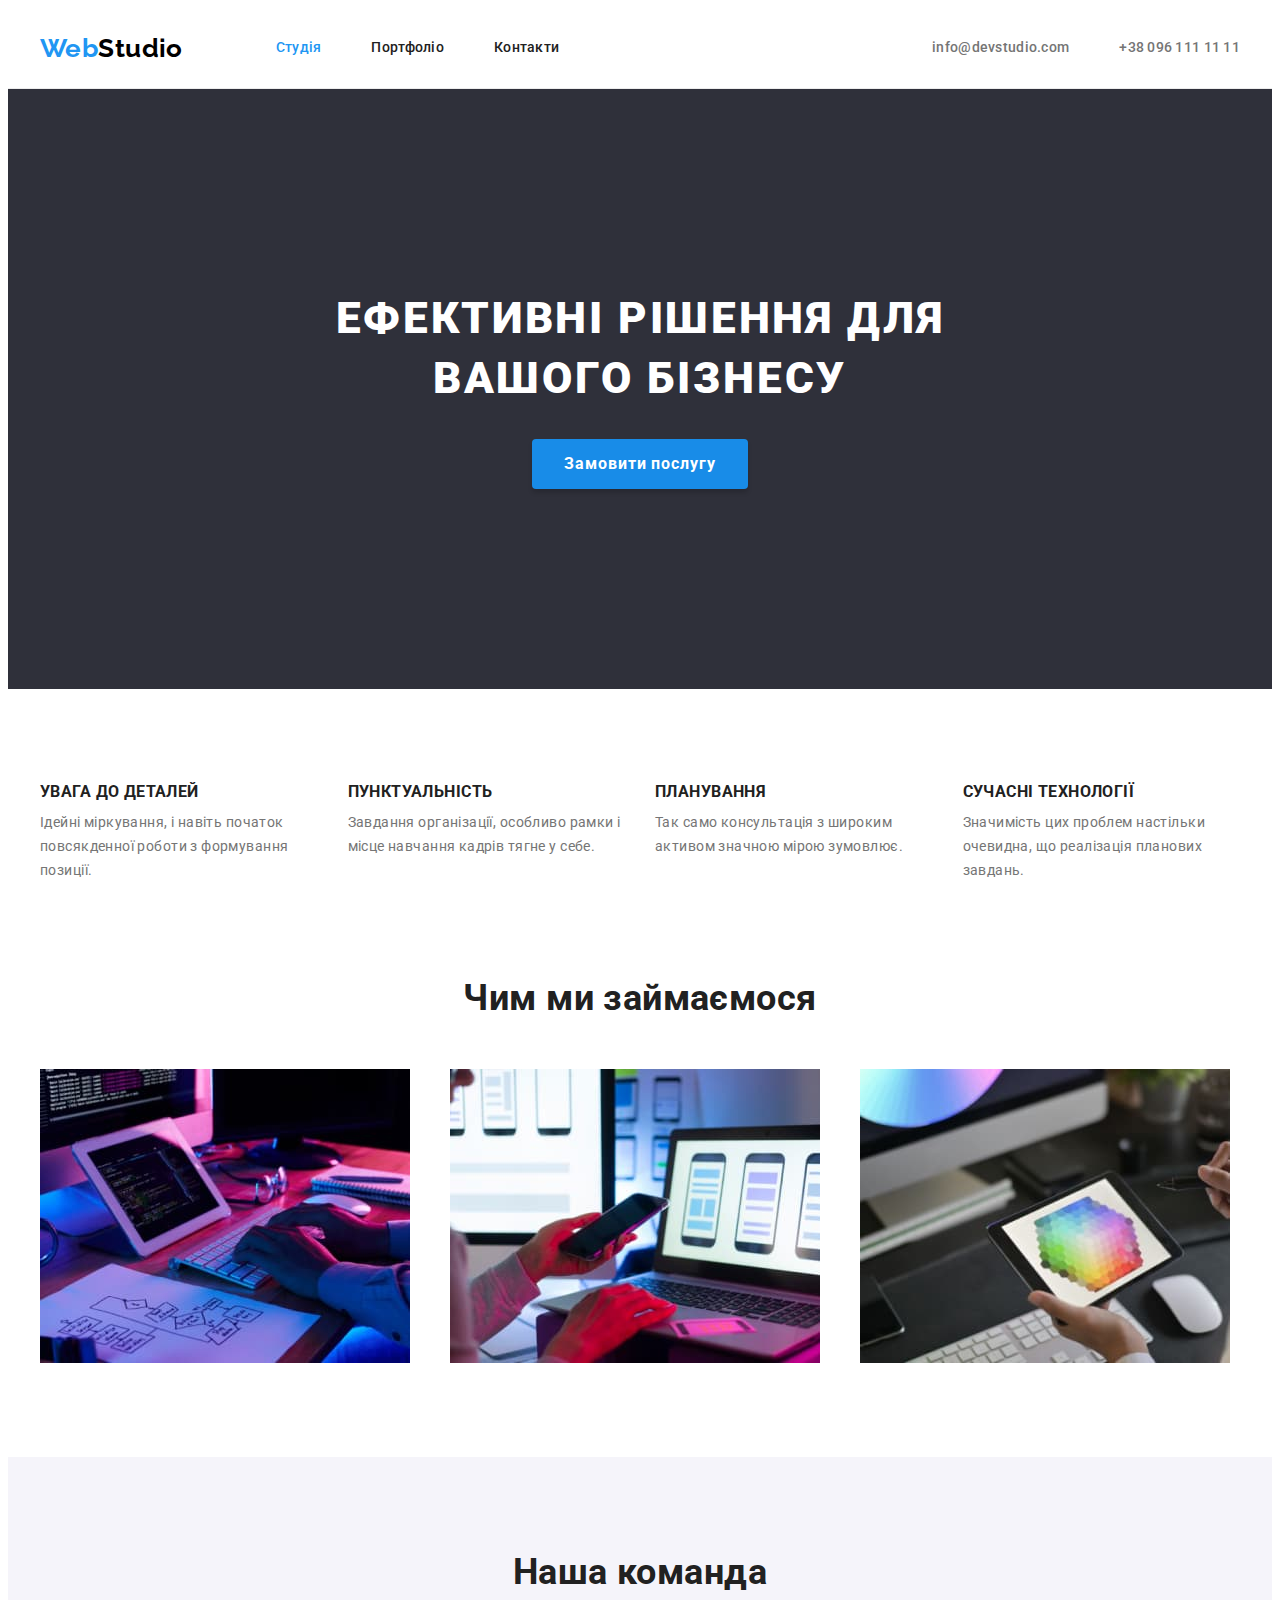
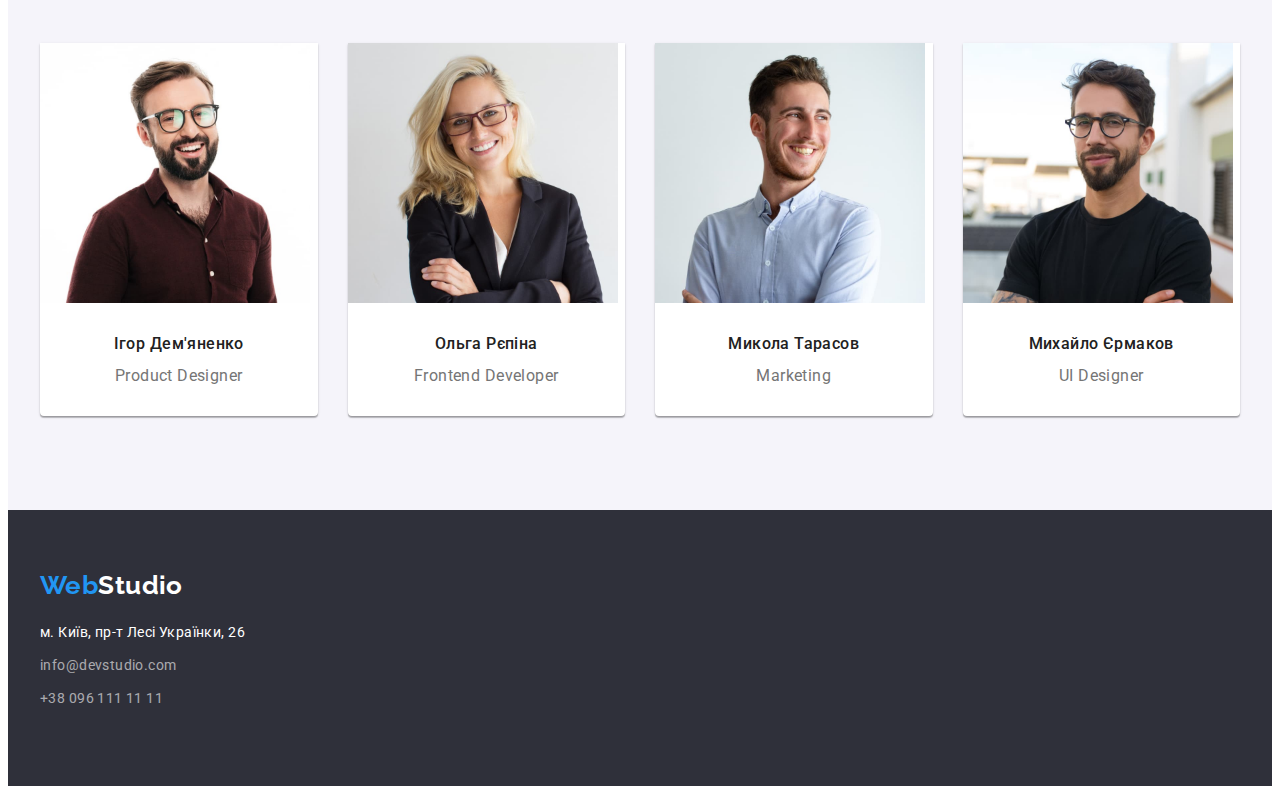
<file: index.html>
<!DOCTYPE html>
<html lang="uk">
  <head>
    <meta charset="UTF-8" />
    <meta http-equiv="X-UA-Compatible" content="IE=edge" />
    <meta name="viewport" content="width=device-width, initial-scale=1.0" />
    <title>Студія</title>
    <link rel="preconnect" href="https://fonts.googleapis.com" />
    <link rel="preconnect" href="https://fonts.gstatic.com" crossorigin />
    <link
      href="https://fonts.googleapis.com/css2?family=Raleway:ital,wght@0,700;1,700&family=Roboto:wght@400;500;700;900&display=swap"
      rel="stylesheet"
    />
    <link
      rel="stylesheet"
      href="https://cdnjs.cloudflare.com/ajax/libs/modern-normalize/1.1.0/modern-normalize.min.css"
      integrity="sha512-wpPYUAdjBVSE4KJnH1VR1HeZfpl1ub8YT/NKx4PuQ5NmX2tKuGu6U/JRp5y+Y8XG2tV+wKQpNHVUX03MfMFn9Q=="
      crossorigin="anonymous"
      referrerpolicy="no-referrer"
    />
    <link rel="stylesheet" href="./css/styles.css" />
  </head>
  <body>
    <!-- HEADER-->
    <header class="headline">
      <div class="conteiner">
        <nav class="nav-logo">
          <a class="logo" href="./index.html"
            ><span class="logo-web">Web</span>Studio</a
          >
          <ul class="nav-head">
            <li>
              <a class="nav-stud current" href="./index.html">Студія</a>
            </li>
            <li>
              <a class="nav-portf" href="./portfolio.html">Портфоліо</a>
            </li>
            <li><a class="nav-cont" href="">Контакти</a></li>
          </ul>
        </nav>
        <ul class="contacts-head">
          <li>
            <a class="contacts-mailto" href="mailto:info@devstudio.com"
              >info@devstudio.com</a
            >
          </li>
          <li>
            <a class="contacts-tel" href="tel:+380961111111"
              >+38 096 111 11 11</a
            >
          </li>
        </ul>
      </div>
    </header>
    <!-- MAIN-->
    <main>
      <!-- HERO -->
      <section class="section hero">
        <div class="conteiner">
          <h1 class="title-hero">
            Ефективні рішення для <br />
            вашого бізнесу
          </h1>
          <button class="caption-btn" type="button">Замовити послугу</button>
        </div>
      </section>
      <!-- OFFER -->
      <section class="section">
        <div class="conteiner">
          <h2 class="visually-hidden">Що ми пропонуємо</h2>
          <ul class="offer">
            <li class="offer-item">
              <h3 class="offer-title">УВАГА ДО ДЕТАЛЕЙ</h3>
              <p class="offer-text">
                Ідейні міркування, і навіть початок повсякденної роботи з
                формування позиції.
              </p>
            </li>
            <li class="offer-item">
              <h3 class="offer-title">ПУНКТУАЛЬНІСТЬ</h3>
              <p class="offer-text">
                Завдання організації, особливо рамки і місце навчання кадрів
                тягне у себе.
              </p>
            </li>
            <li class="offer-item">
              <h3 class="offer-title">ПЛАНУВАННЯ</h3>
              <p class="offer-text">
                Так само консультація з широким активом значною мірою зумовлює.
              </p>
            </li>
            <li class="offer-item">
              <h3 class="offer-title">СУЧАСНІ ТЕХНОЛОГІЇ</h3>
              <p class="offer-text">
                Значимість цих проблем настільки очевидна, що реалізація
                планових завдань.
              </p>
            </li>
          </ul>
        </div>
      </section>
      <!-- JOB -->
      <section class="section job">
        <div class="conteiner">
          <h2 class="job-title">Чим ми займаємося</h2>
          <ul class="job-box">
            <li>
              <img
                src="./images/img1.jpg"
                alt="програміст набирає код"
                width="370"
                height="294"
              />
            </li>
            <li>
              <img
                src="./images/img2.jpg"
                alt="дизайнер створює макет мобільного додатку"
                width="370"
                height="294"
              />
            </li>
            <li>
              <img
                src="./images/img3.jpg"
                alt="дизайнер працює з палітрою"
                width="370"
                height="294"
              />
            </li>
          </ul>
        </div>
      </section>
      <!-- TEAM -->
      <section class="section team">
        <div class="conteiner ">
          <h2 class="team-title">Наша команда</h2>
          <ul class="team-conteiner">
            <li>
              <div class="team-box">
                <img
                  src="./images/igor.jpg"
                  alt="фото Ігор"
                  width="270"
                  height="260"
                />
                <h3 class="team-cap">Ігор Дем'яненко</h3>
                <p class="team-text">Product Designer</p>
              </div>
            </li>
            <li>
              <div class="team-box">
                <img
                  src="./images/olga.jpg"
                  alt="фото Ольга"
                  width="270"
                  height="260"
                />
                <h3 class="team-cap">Ольга Рєпіна</h3>
                <p class="team-text">Frontend Developer</p>
              </div>
            </li>
            <li>
              <div class="team-box">
                <img
                  src="./images/mykola.jpg"
                  alt="фото Микола"
                  width="270"
                  height="260"
                />
                <h3 class="team-cap">Микола Тарасов</h3>
                <p class="team-text">Marketing</p>
              </div>
            </li>
            <li>
              <div class="team-box">
                <img
                  src="./images/myhalo.jpg"
                  alt="фото Михайло"
                  width="270"
                  height="260"
                />
                <h3 class="team-cap">Михайло Єрмаков</h3>
                <p class="team-text">UI Designer</p>
              </div>
            </li>
          </ul>
        </div>
      </section>
    </main>
    <!-- FOOTER-->
    <footer class="footer-line">
      <div class="conteiner">
        <a class="logo-footer" href="./index.html"
          ><span class="logo-web">Web</span>Studio</a
        >
        <address>
          <ul class="adres">
            <li class="adres-geo">м. Київ, пр-т Лесі Українки, 26</li>
            <li class="adres-mail">
              <a class="adres-mailto" href="mailto:info@devstudio.com"
                >info@devstudio.com</a
              >
            </li>
            <li class="adres-mytel">
              <a class="adres-tel" href="tel:+380961111111"
                >+38 096 111 11 11</a
              >
            </li>
          </ul>
        </address>
      </div>
    </footer>
  </body>
</html>
</file>
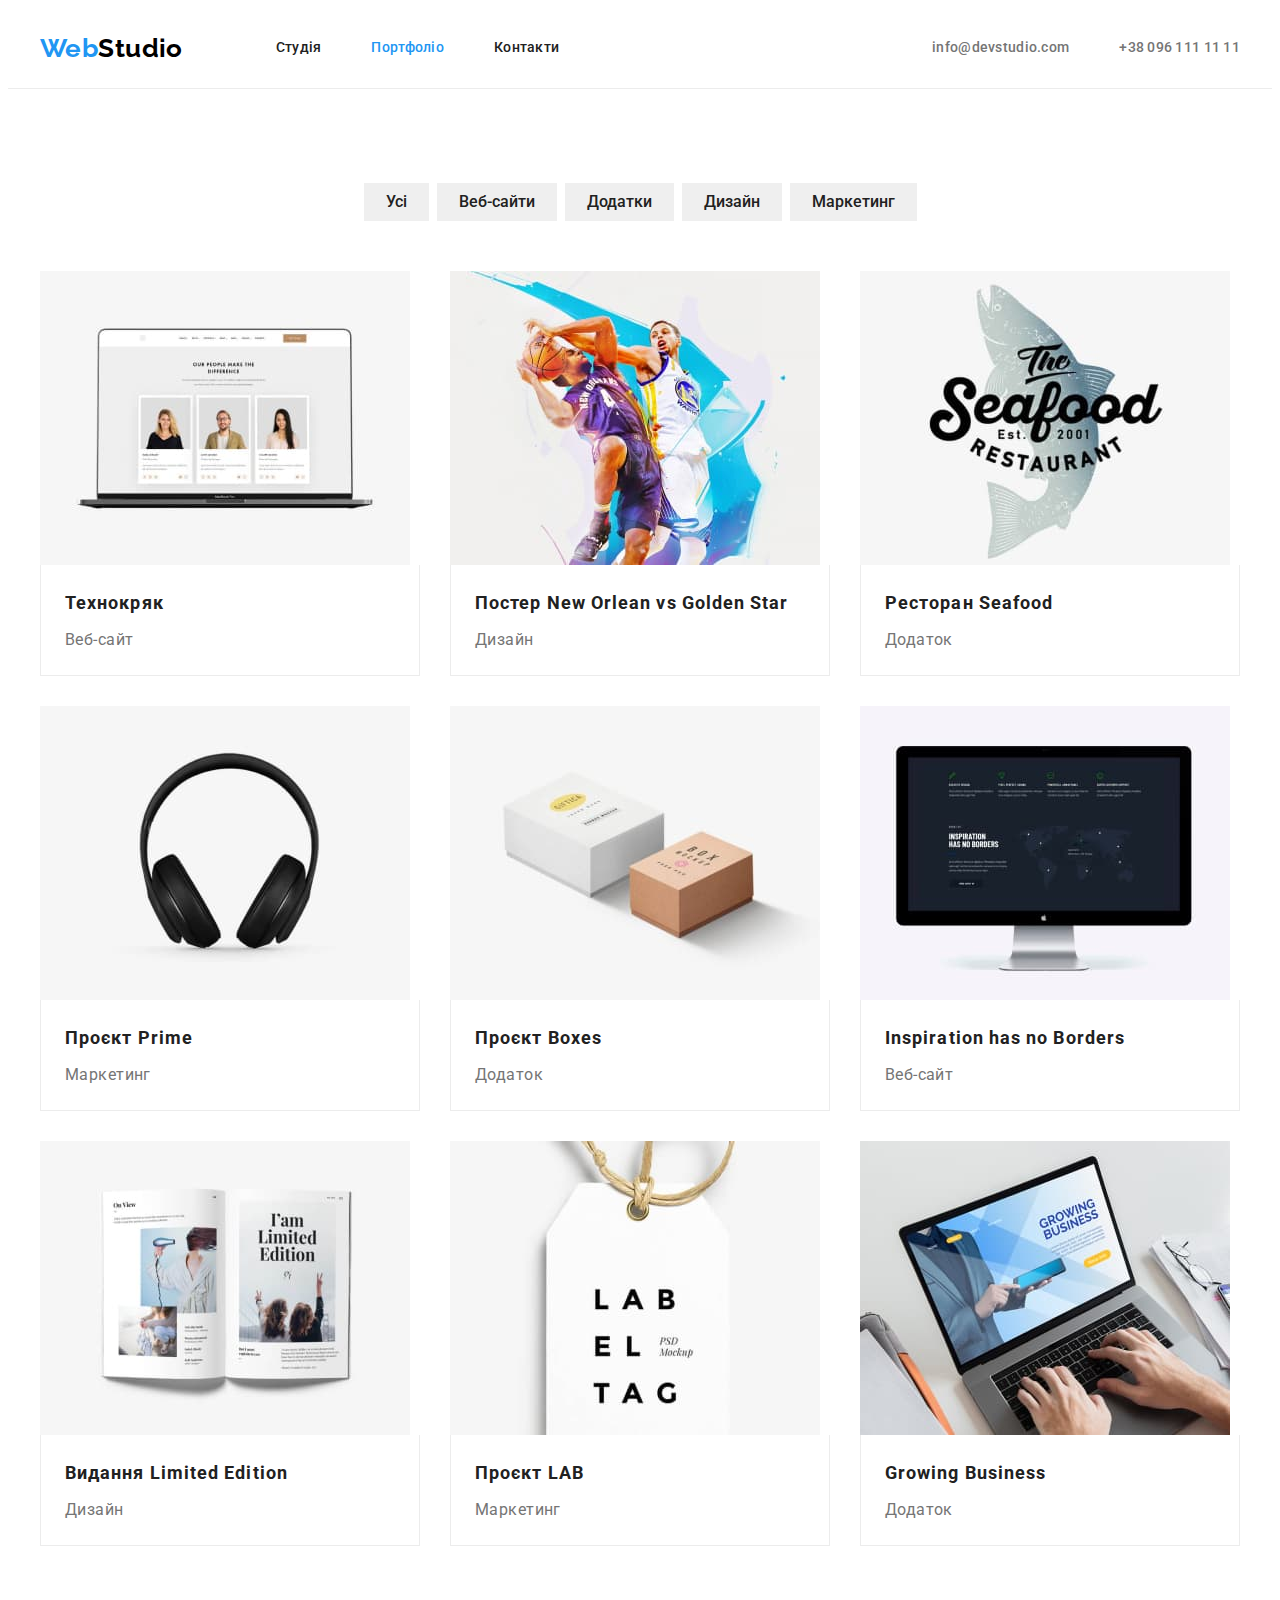
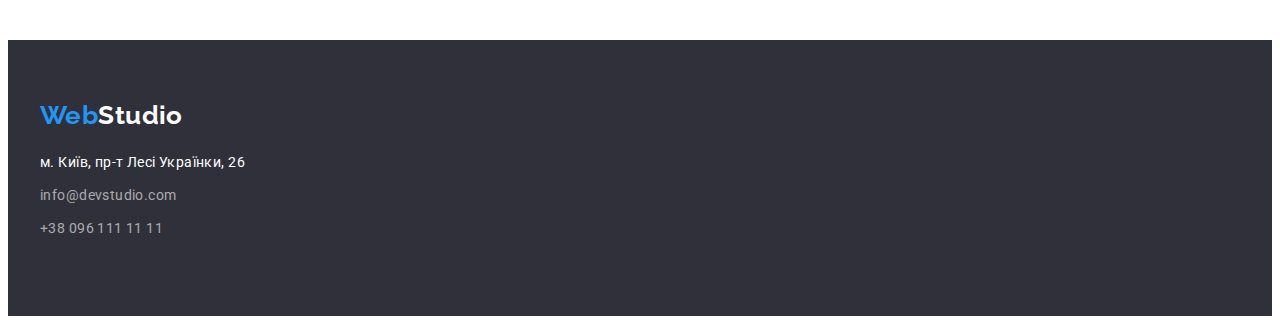
<file: portfolio.html>
<!DOCTYPE html>
<html lang="uk">
  <head>
    <meta charset="UTF-8" />
    <meta http-equiv="X-UA-Compatible" content="IE=edge" />
    <meta name="viewport" content="width=device-width, initial-scale=1.0" />
    <title>Портфоліо</title>
    <link rel="preconnect" href="https://fonts.googleapis.com" />
    <link rel="preconnect" href="https://fonts.gstatic.com" crossorigin />
    <link
      href="https://fonts.googleapis.com/css2?family=Raleway:ital,wght@0,700;1,700&family=Roboto:wght@400;500;700;900&display=swap"
      rel="stylesheet"
    />
    <link
      rel="stylesheet"
      href="https://cdnjs.cloudflare.com/ajax/libs/modern-normalize/1.1.0/modern-normalize.min.css"
      integrity="sha512-wpPYUAdjBVSE4KJnH1VR1HeZfpl1ub8YT/NKx4PuQ5NmX2tKuGu6U/JRp5y+Y8XG2tV+wKQpNHVUX03MfMFn9Q=="
      crossorigin="anonymous"
      referrerpolicy="no-referrer"
    />
    <link rel="stylesheet" href="./css/styles.css" />
  </head>
  <body>
    <!-- HEADER -->
    <header class="headline">
      <div class="conteiner">
        <nav class="nav-logo">
          <a class="logo" href="./index.html"
            ><span class="logo-web">Web</span>Studio</a
          >
          <ul class="nav-head">
            <li>
              <a class="nav-stud" href="./index.html">Студія</a>
            </li>
            <li>
              <a class="nav-portf current" href="./portfolio.html">Портфоліо</a>
            </li>
            <li><a class="nav-cont" href="">Контакти</a></li>
          </ul>
        </nav>
        <ul class="contacts-head">
          <li>
            <a class="contacts-mailto" href="mailto:info@devstudio.com"
              >info@devstudio.com</a
            >
          </li>
          <li>
            <a class="contacts-tel" href="tel:+380961111111"
              >+38 096 111 11 11</a
            >
          </li>
        </ul>
      </div>
    </header>
    <!-- MAIN -->
    <main>
      <section class="section">
        <div class="conteiner">
          <h1 class="visually-hidden">Наші проекти</h1>
          <ul class="filter">
            <li class="filter-item">
              <button class="btn-projects" type="button">Усі</button>
            </li>
            <li class="filter-item">
              <button class="btn-projects" type="button">Веб-сайти</button>
            </li>
            <li class="filter-item">
              <button class="btn-projects" type="button">Додатки</button>
            </li>
            <li class="filter-item">
              <button class="btn-projects" type="button">Дизайн</button>
            </li>
            <li class="filter-item">
              <button class="btn-projects" type="button">Маркетинг</button>
            </li>
          </ul>
          <ul class="portfolio">
            <li class="portfolio-item">
              <img
                class="portfolio-img"
                src="./images/tehno.jpg"
                alt=""
                width="370"
                height="294"
              />
              <div class="portfolio-card">
                <h2 class="projects-head">Технокряк</h2>
                <p class="projects-text">Веб-сайт</p>
              </div>
            </li>
            <li class="portfolio-item">
              <img
                class="portfolio-img"
                src="./images/orlean.jpg"
                alt=""
                width="370"
                height="294"
              />
              <div class="portfolio-card">
                <h2 class="projects-head">Постер New Orlean vs Golden Star</h2>
                <p class="projects-text">Дизайн</p>
              </div>
            </li>
            <li class="portfolio-item">
              <img
                class="portfolio-img"
                src="./images/seafood.jpg"
                alt=""
                width="370"
                height="294"
              />
              <div class="portfolio-card">
                <h2 class="projects-head">Ресторан Seafood</h2>
                <p class="projects-text">Додаток</p>
              </div>
            </li>
            <li class="portfolio-item">
              <img
                class="portfolio-img"
                src="./images/prime.jpg"
                alt=""
                width="370"
                height="294"
              />
              <div class="portfolio-card">
                <h2 class="projects-head">Проєкт Prime</h2>
                <p class="projects-text">Маркетинг</p>
              </div>
            </li>
            <li class="portfolio-item">
              <img
                class="portfolio-img"
                src="./images/boxes.jpg"
                alt=""
                width="370"
                height="294"
              />
              <div class="portfolio-card">
                <h2 class="projects-head">Проєкт Boxes</h2>
                <p class="projects-text">Додаток</p>
              </div>
            </li>
            <li class="portfolio-item">
              <img
                class="portfolio-img"
                src="./images/borders.jpg"
                alt=""
                width="370"
                height="294"
              />
              <div class="portfolio-card">
                <h2 class="projects-head">Inspiration has no Borders</h2>
                <p class="projects-text">Веб-сайт</p>
              </div>
            </li>
            <li class="portfolio-item">
              <img
                class="portfolio-img"
                src="./images/limited.jpg"
                alt=""
                width="370"
                height="294"
              />
              <div class="portfolio-card">
                <h2 class="projects-head">Видання Limited Edition</h2>
                <p class="projects-text">Дизайн</p>
              </div>
            </li>
            <li class="portfolio-item">
              <img
                class="portfolio-img"
                src="./images/lab.jpg"
                alt=""
                width="370"
                height="294"
              />
              <div class="portfolio-card">
                <h2 class="projects-head">Проєкт LAB</h2>
                <p class="projects-text">Маркетинг</p>
              </div>
            </li>
            <li class="portfolio-item">
              <img
                class="portfolio-img"
                src="./images/growing.jpg"
                alt=""
                width="370"
                height="294"
              />
              <div class="portfolio-card">
                <h2 class="projects-head">Growing Business</h2>
                <p class="projects-text">Додаток</p>
              </div>
            </li>
          </ul>
        </div>
      </section>
    </main>
    <!-- FOOTER  -->
    <footer class="footer-line">
      <div class="conteiner">
        <a class="logo-footer" href="./index.html"
          ><span class="logo-web">Web</span>Studio</a
        >
        <address>
          <ul class="adres">
            <li class="adres-geo">м. Київ, пр-т Лесі Українки, 26</li>
            <li class="adres-mail">
              <a class="adres-mailto" href="mailto:info@devstudio.com"
                >info@devstudio.com</a
              >
            </li>
            <li class="adres-mytel">
              <a class="adres-tel" href="tel:+380961111111"
                >+38 096 111 11 11</a
              >
            </li>
          </ul>
        </address>
      </div>
    </footer>
  </body>
</html>
</file>
<file: css/styles.css>
/* ПАЛІТРА */
/* колір основного тексту: #212121  */
/* колір додаткового тексту: #757575 */
/* колір герої, футер(адреса+лого текст): #FFFFFF */
/* колір лого веб, ховер+фокус: #2196F3 */
/* колір лого текст хедер: #000000 */
/* інші кольори: white; #ECECEC; rgba(0, 0, 0, 0.15);
   #188CE8; #F5F4FA; rgba(0, 0, 0, 0.12); rgba(0, 0, 0, 0.14);
   rgba(0, 0, 0, 0.2); #2F303A; rgba(255, 255, 255, 0.6); rgba(0, 0, 0, 0.1);
   #EEEEEE; rgba(0, 0, 0, 0.08);*/

:root {
  --text-color: #212121;
  --additional-text: #757575;
  --hero-footer: #ffffff;
  --web-hover-fokus: #2196f3;
  --color-logo-hed: #000000;
  --body-background-color: white;
  --headline-border-bottom: #ececec;
  --hero-footer-background: #2f303a;
  --caption-btn-box-sadow: rgba(0, 0, 0, 0.15);
  --caption-btn-h-f: #188ce8;
  --team-background: #f5f4fa;
  --team-bth-p-box-shadow: rgba(0, 0, 0, 0.12);
  --team-box-shadow-two: rgba(0, 0, 0, 0.14);
  --team-box-shadow-three: rgba(0, 0, 0, 0.2);
  --adres-m-t-color: rgba(255, 255, 255, 0.6);
  --btn-p-box-shadow-one: rgba(0, 0, 0, 0.1);
  --btn-p-box-shadow-two: rgba(0, 0, 0, 0.08);
  --container-project-border: #eeeeee;
  --ul-class-gap: 30px;
  --filter-gap: 8px;
}
/* HIDDEN */
.visually-hidden {
  position: absolute;
  white-space: nowrap;
  width: 1px;
  height: 1px;
  overflow: hidden;
  border: 0;
  padding: 0;
  clip: rect(0 0 0 0);
  clip-path: inset(50%);
  margin: -1px;
}
/* INDEX */
body {
  font-family: "Roboto", "Raleway", sans-serif;
  color: var(--text-color);
  background-color: var(--body-background-color);
  font-size: 14px;
  letter-spacing: 0.03em;
}
.conteiner {
  width: 1200px;
  padding-right: 15px;
  padding-left: 15px;
  margin-right: auto;
  margin-left: auto;
}
.section {
  padding: 94px 0;
}
h1,
h2,
h3,
p {
  margin: 0;
}
img {
  display: block;
  max-width: 100%;
  height: auto;
}
a {
  text-decoration: none;
}
ul {
  list-style-type: none;
}
address {
  font-style: normal;
}
/* HEADER */
.logo {
  font-family: "Raleway";
  font-weight: 700;
  font-size: 26px;
  line-height: 1.19;
  color: var(--color-logo-hed);
  margin-right: 93px;
}
.logo-web {
  font-family: "Raleway";
  font-weight: 700;
  font-size: 26px;
  line-height: 1.19px;
  color: var(--web-hover-fokus);
}
.headline .conteiner {
  display: flex;
  align-content: center;
}
.nav-logo {
  display: flex;
  justify-content: flex-start;
  align-items: center;
}
.nav-head {
  display: flex;
  margin-top: 0;
  margin-bottom: 0;
  padding-left: 0;
}
.nav-head li:not(:first-child) {
  margin-left: 50px;
}
.contacts-head {
  display: flex;
  margin-left: auto;
  margin-top: 0;
  margin-bottom: 0;
  padding-left: 0;
}
.contacts-head li:not(:first-child) {
  margin-left: 50px;
}
.nav-stud,
.nav-portf,
.nav-cont {
  display: block;
  font-weight: 500;
  line-height: 1.14;
  letter-spacing: 0.02em;
  color: var(--text-color);
  padding: 32px 0;
}
.nav-stud:hover,
.nav-stud:focus {
  color: var(--web-hover-fokus);
}
.nav-portf:hover,
.nav-portf:focus {
  color: var(--web-hover-fokus);
}
.nav-cont:hover,
.nav-cont:focus {
  color: var(--web-hover-fokus);
}
.nav-head .current {
  color: var(--web-hover-fokus);
}

.contacts-mailto {
  display: block;
  font-weight: 500;
  line-height: 1.14;
  letter-spacing: 0.02em;
  color: var(--additional-text);
  padding: 32px 0;
}
.contacts-mailto:hover,
.contacts-mailto:focus {
  color: var(--web-hover-fokus);
}
.contacts-tel {
  display: block;
  font-weight: 500;
  line-height: 1.14;
  letter-spacing: 0.02em;
  color: var(--additional-text);
  padding: 32px 0;
}
.contacts-tel:hover,
.contacts-tel:focus {
  color: var(--web-hover-fokus);
}
.headline {
  border-bottom: 1px solid var(--headline-border-bottom);
}
/* MAIN */
/* HERO */
.hero {
  background: var(--hero-footer-background);
  text-align: center;
  padding: 200px 0;
}
.title-hero {
  font-weight: 900;
  font-size: 44px;
  line-height: 1.36;
  letter-spacing: 0.06em;
  text-transform: uppercase;
  color: var(--hero-footer);
  margin-bottom: 30px;
}
.caption-btn {
  padding: 10px 32px;
  font-family: "Roboto";
  font-weight: 700;
  font-size: 16px;
  line-height: 1.88;
  letter-spacing: 0.06em;
  color: var(--hero-footer);
  background: var(--caption-btn-h-f);
  box-shadow: 0px 4px 4px var(--caption-btn-box-sadow);
  border-radius: 4px;
  cursor: pointer;
  border: none;
}
.caption-btn:hover,
.caption-btn:focus {
  background: var(--web-hover-fokus);
}
/* OFFER */
.conteiner .offer {
  display: flex;
  margin: 0;
  padding: 0;
  list-style: none;
  margin-left: calc(-1 * var(--ul-class-gap));
}
.offer-item {
  flex-basis: calc(100% / 4 - var(--ul-class-gap));
  margin-left: var(--ul-class-gap);
}

.offer-title {
  font-weight: 700;
  font-size: 16px;
  line-height: 1.14;
  text-transform: uppercase;
  color: var(--text-color);
  margin-bottom: 10px;
}
.offer-text {
  line-height: 1.71;
  color: var(--additional-text);
}
/* JOB */
.job {
  padding-top: 0;
}
.job-title {
  font-weight: 700;
  font-size: 36px;
  line-height: 1.17;
  text-align: center;
  color: var(--text-color);
  margin-bottom: 50px;
}
.job-box {
  display: flex;
  justify-content: space-around;
  margin: 0;
  padding: 0;
  list-style: none;
  margin-left: calc(-1 * var(--ul-class-gap));
}
.job-box li {
  flex-basis: calc(100% / 3 - var(--ul-class-gap));
  margin-left: var(--ul-class-gap);
}
/* TEAM */
.team {
  background: var(--team-background);
}
.team-conteiner {
  display: flex;
  margin: 0;
  padding: 0;
  list-style: none;
  margin-left: calc(-1 * var(--ul-class-gap));
}
.team-conteiner li {
  flex-basis: calc(100% / 4 - var(--ul-class-gap));
  margin-left: var(--ul-class-gap);
}

.team-box {
  background: var(--hero-footer);
  box-shadow: 0px 1px 3px var(--team-bth-p-box-shadow),
    0px 1px 1px var(--team-box-shadow-two),
    0px 2px 1px var(--team-box-shadow-three);
  border-radius: 0px 0px 4px 4px;
}
.team-box img {
  margin-bottom: 30px;
}
.team-title {
  font-weight: 700;
  font-size: 36px;
  line-height: 1.17;
  text-align: center;
  color: var(--text-color);
  margin-bottom: 50px;
}
.team-cap {
  font-weight: 500;
  font-size: 16px;
  line-height: 1.36;
  text-align: center;
  color: var(--text-color);
  margin-bottom: 10px;
}
.team-text {
  font-size: 16px;
  line-height: 1.36;
  text-align: center;
  color: var(--additional-text);
  padding-bottom: 30px;
}
/* FOOTER */
footer {
  background: var(--hero-footer-background);
}
.logo-footer {
  display: block;
  font-family: "Raleway";
  font-weight: 700;
  font-size: 26px;
  line-height: 1.19;
  color: var(--hero-footer);
  padding-top: 60px;
  margin-bottom: 20px;
}
.adres-geo {
  line-height: 1.71;
  color: var(--hero-footer);
  margin-bottom: 9px;
}
.adres {
  padding-left: 0;
}
.adres-geo:hover,
.adres-geo:focus {
  color: var(--web-hover-fokus);
}
.adres-mailto {
  line-height: 1.71;
  color: var(--adres-m-t-color);
}
.adres-mail {
  margin-bottom: 9px;
}
.adres-mailto:hover,
.adres-mailto:focus {
  color: var(--web-hover-fokus);
}
.adres-tel {
  line-height: 1.71;
  color: var(--adres-m-t-color);
}
.adres-tel:hover,
.adres-tel:focus {
  color: var(--web-hover-fokus);
}
.adres-mytel {
  padding-bottom: 60px;
}
.footer-line {
  border-bottom: 1px solid var(--hero-footer-background);
}
/* PORTFOLIO */
/* PROJECTS */
.btn-projects {
  padding: 6px 22px;
  font-family: "Roboto";
  font-weight: 500;
  font-size: 16px;
  line-height: 1.63;
  text-align: center;
  color: var(--text-color);
  cursor: pointer;
  border: transparent;
}
.btn-projects:hover,
.btn-projects:focus {
  background: var(--web-hover-fokus);
  box-shadow: 0px 3px 1px var(--btn-p-box-shadow-one),
    0px 1px 2px var(--btn-p-box-shadow-two),
    0px 2px 2px var(--team-bth-p-box-shadow);
  border-radius: 4px;
  color: var(--hero-footer);
}
.filter {
  display: flex;
  justify-content: center;
  margin: 0;
  padding: 0;
  list-style: none;
  margin-left: calc(-1 * var(--filter-gap));
}
.filter-item {
  margin-left: var(--filter-gap);
  margin-bottom: 50px;
}

.portfolio {
  display: flex;
  flex-wrap: wrap;
  margin: 0;
  padding: 0;
  list-style: none;
  margin-left: calc(-1 * var(--ul-class-gap));
  margin-bottom: calc(-1 * var(--ul-class-gap));
}

.portfolio-item {
  flex-basis: calc(100% / 3 - var(--ul-class-gap));
  margin-left: var(--ul-class-gap);
  margin-bottom: var(--ul-class-gap);
  align-content: center;
}

.portfolio-card {
  padding: 20px 24px 0 24px;
  border-right: 1px solid var(--headline-border-bottom);
  border-bottom: 1px solid var(--headline-border-bottom);
  border-left: 1px solid var(--headline-border-bottom);
}
.projects-head {
  font-weight: 700;
  font-size: 18px;
  line-height: 2;
  letter-spacing: 0.06em;
  color: var(--text-color);
  margin-bottom: 4px;
}
.projects-text {
  font-size: 16px;
  line-height: 1.88;
  color: var(--additional-text);
  padding-bottom: 20px;
}
</file>
